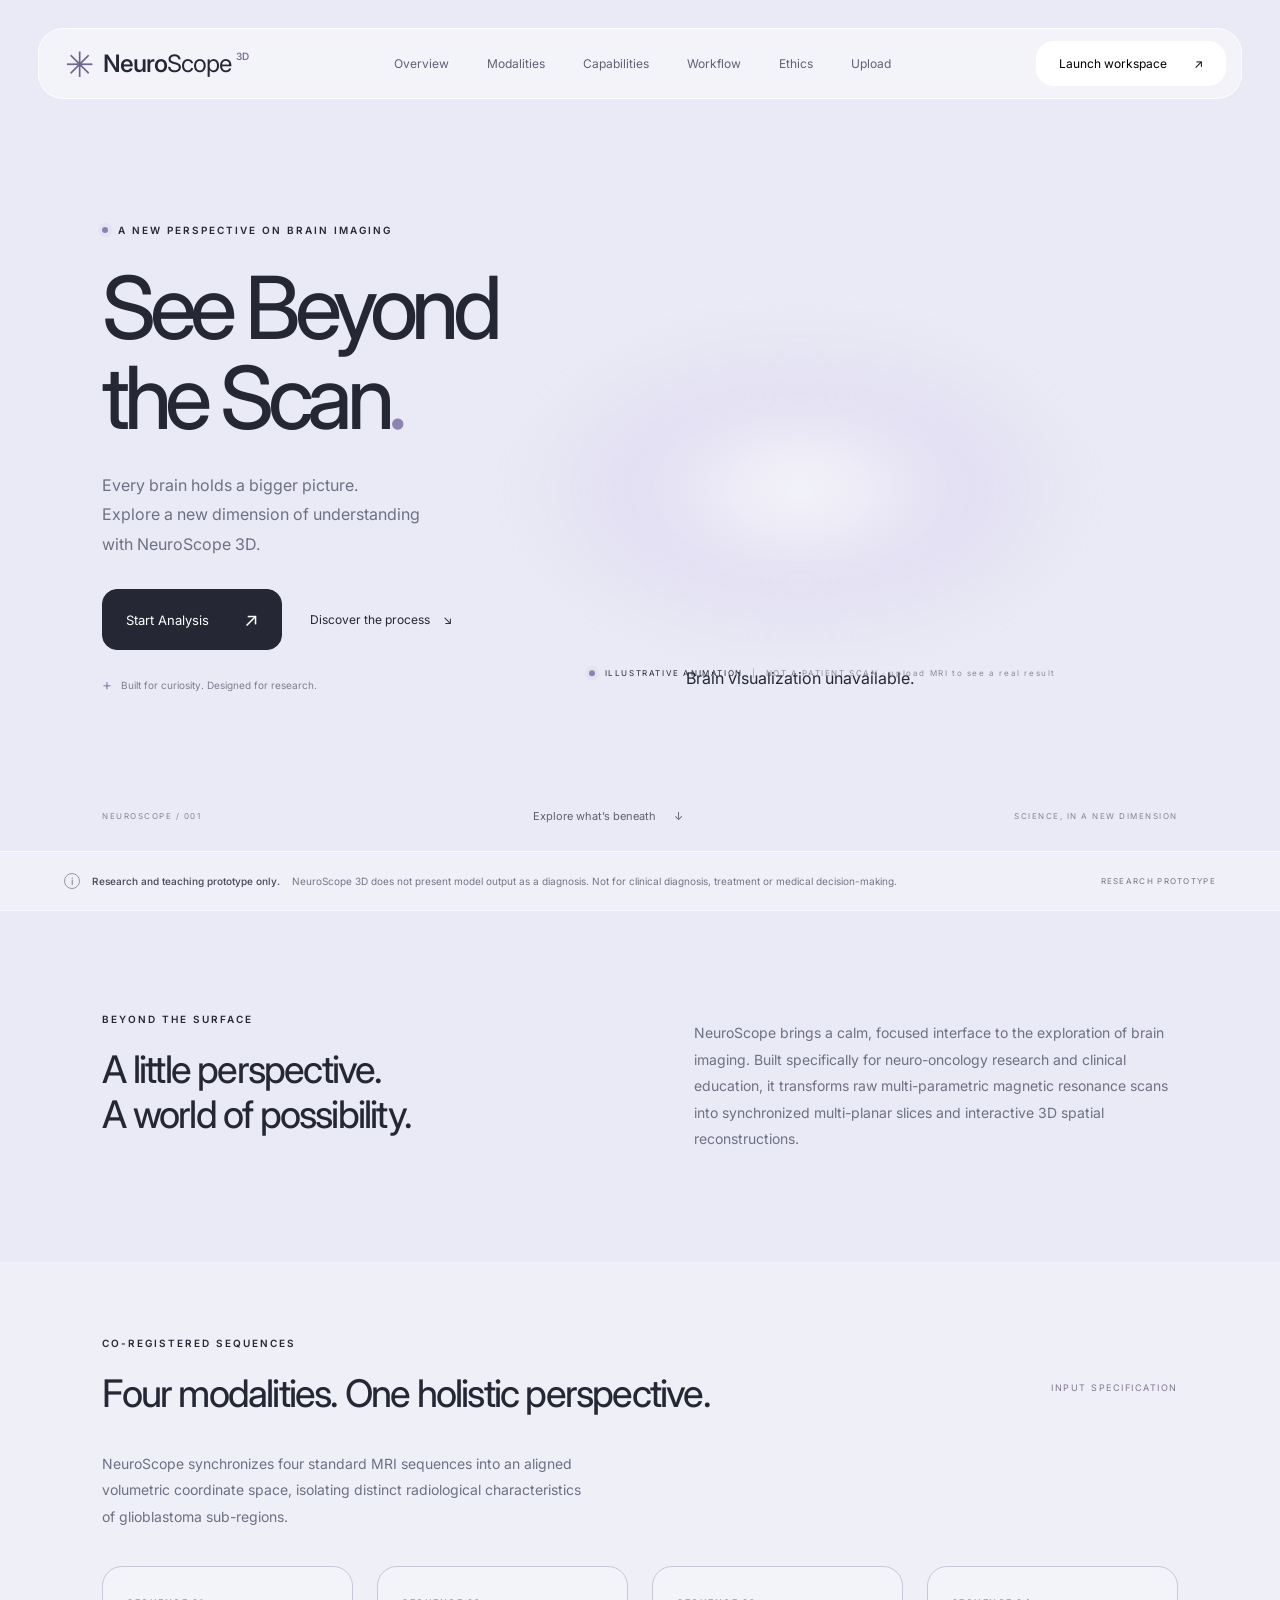
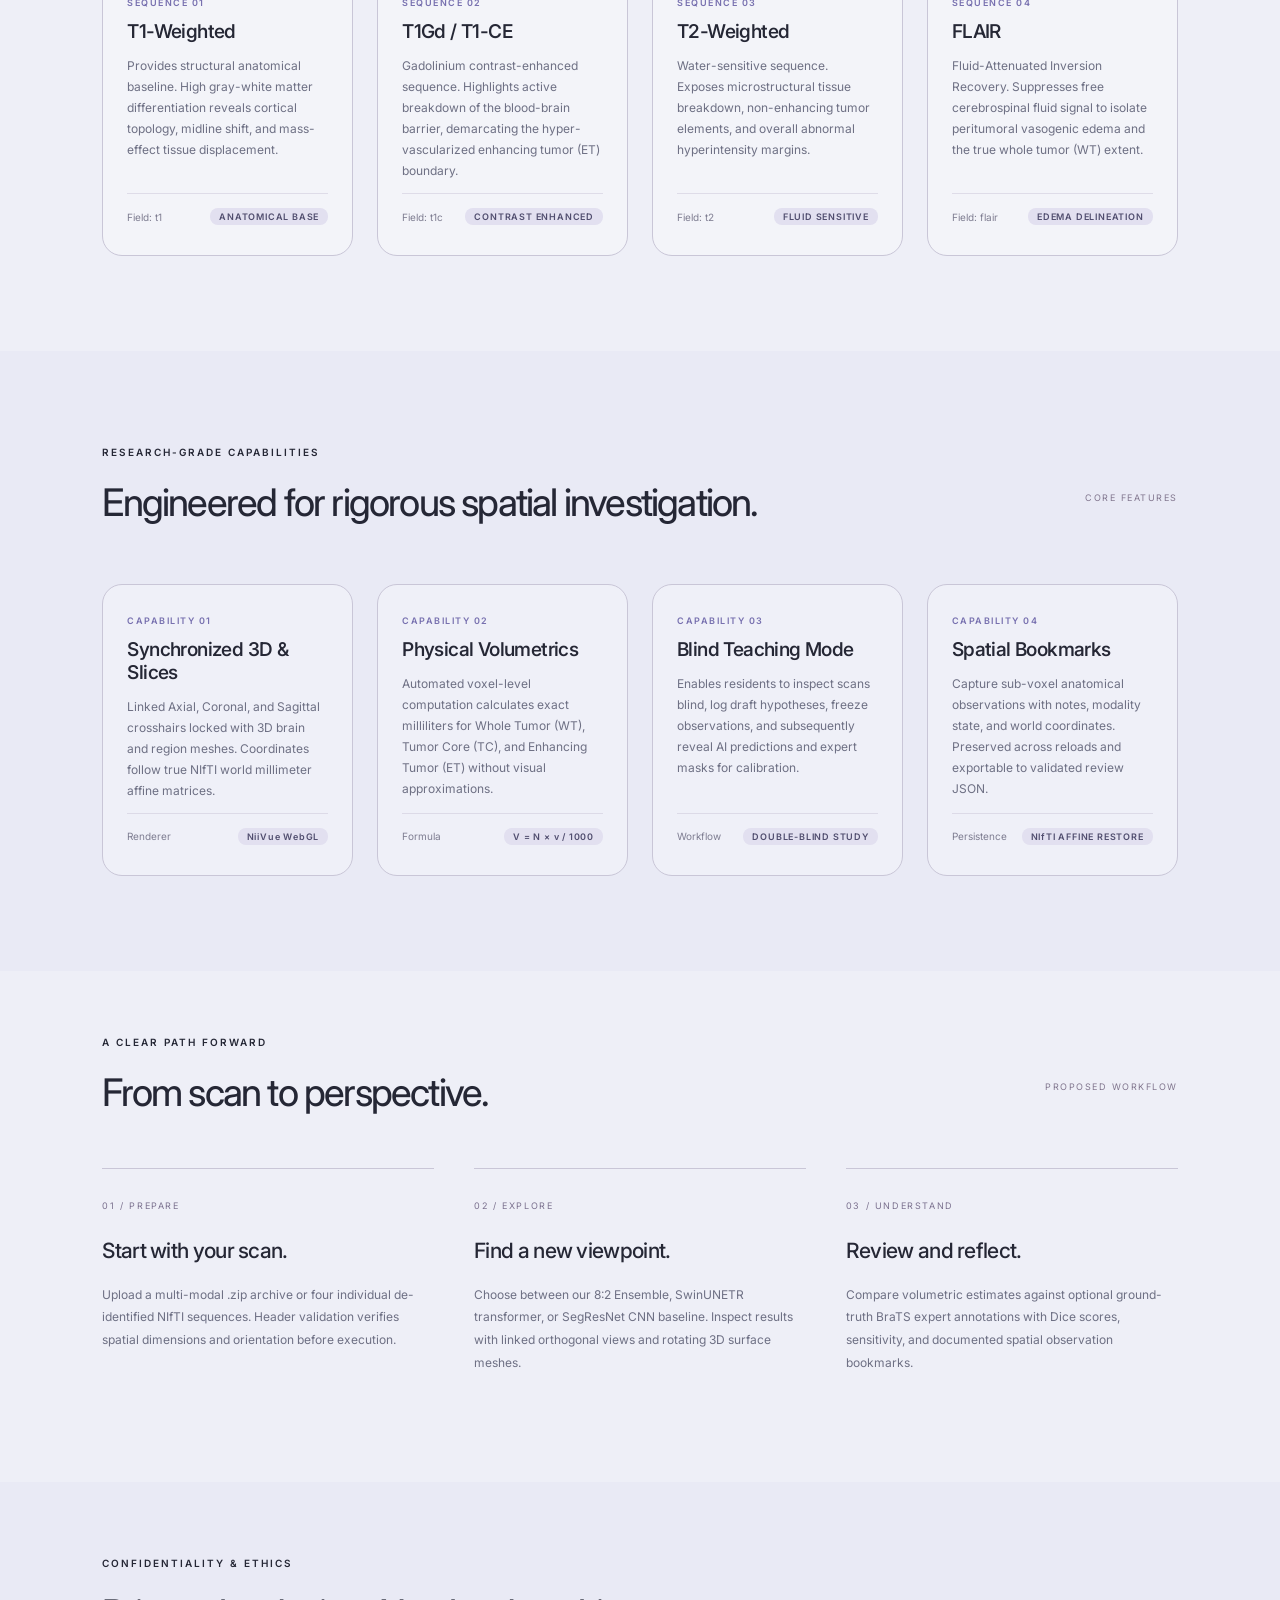
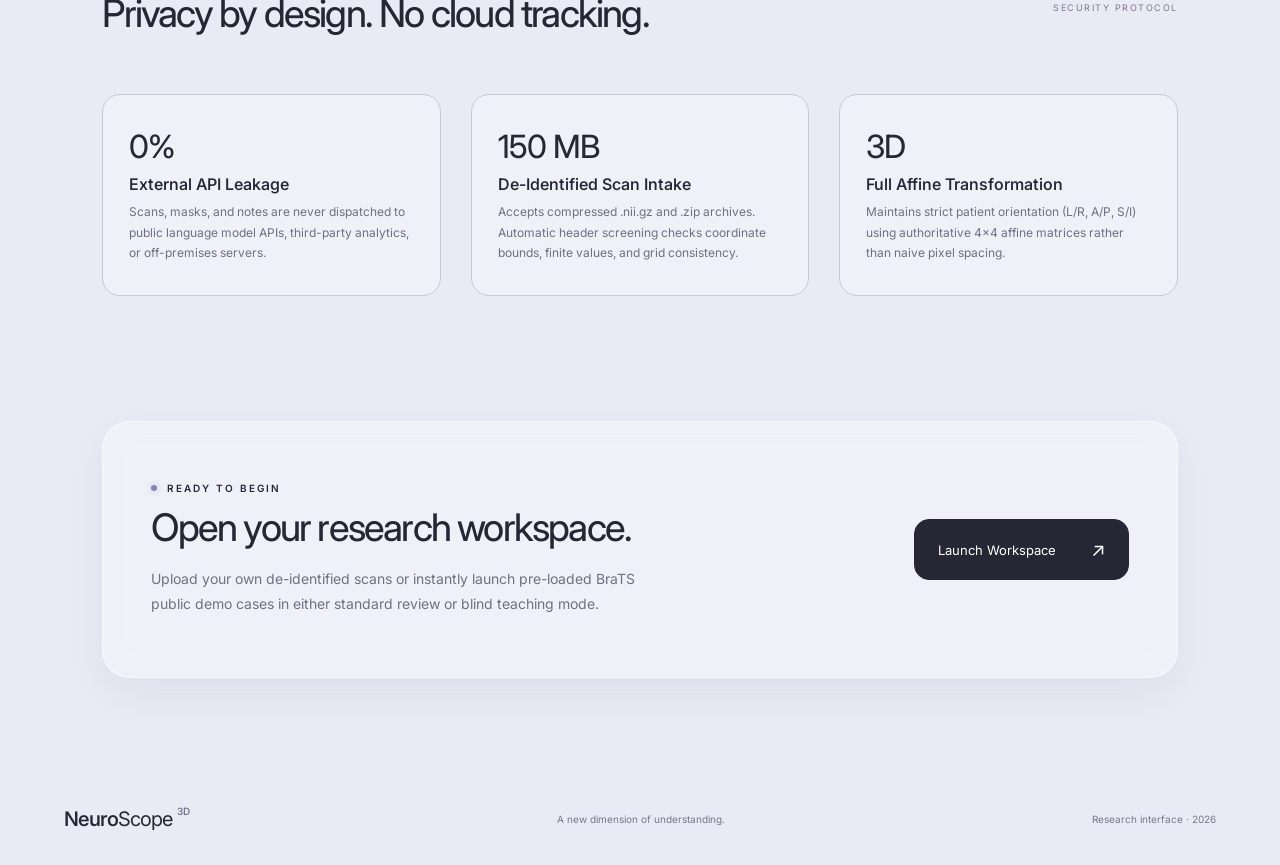
<file: neuroscope/index.html>
<!doctype html>
<html lang="en">
<head><meta charset="utf-8"><meta name="viewport" content="width=device-width,initial-scale=1"><meta name="theme-color" content="#e9eaf5"><meta name="description" content="NeuroScope 3D — a new perspective on brain imaging. Research interface prototype."><title>NeuroScope 3D — See Beyond the Scan.</title><link rel="stylesheet" href="styles.css"></head>
<body>
<a class="skip" href="#main">Skip to content</a>
<header class="navbar"><a class="brand" href="#" aria-label="NeuroScope 3D home"><span class="brand-icon">✳</span>Neuro<span>Scope</span><sup>3D</sup></a><button class="menu" aria-expanded="false" aria-controls="navigation">Menu <span>☰</span></button><nav id="navigation" aria-label="Main navigation"><a href="#about">Overview</a><a href="#modalities">Modalities</a><a href="#capabilities">Capabilities</a><a href="#workflow">Workflow</a><a href="#standards">Ethics</a><a href="upload.html">Upload</a></nav><button class="nav-cta" data-start>Launch workspace <span>↗</span></button></header>
<main id="main">
<section class="hero" aria-labelledby="hero-title">
<div class="hero-copy"><div class="eyebrow"><span class="dot"></span> A NEW PERSPECTIVE ON BRAIN IMAGING</div><h1 id="hero-title">See Beyond<br>the Scan<span class="period">.</span></h1><p>Every brain holds a bigger picture.<br>Explore a new dimension of understanding<br class="desktop"> with NeuroScope 3D.</p><div class="actions"><button class="primary" data-start>Start Analysis <span>↗</span></button><a class="text-link" href="#workflow">Discover the process <span>↘</span></a></div><div class="hero-note"><span class="mini-cross">+</span> Built for curiosity. Designed for research.</div></div>
<div class="brain-stage"><div class="halo"></div><video id="brain" autoplay muted playsinline preload="metadata" data-loop-src="assets/nerves_only.mp4" aria-label="Illustrative brain animation, not a patient scan"><source src="assets/neuroport-brain.mp4" type="video/mp4"></video><div class="visual-label"><span class="dot"></span> ILLUSTRATIVE ANIMATION <span class="label-muted">NOT A PATIENT SCAN · upload MRI to see a real result</span></div><button id="motion" class="motion" aria-label="Pause brain animation">Ⅱ</button><p id="video-error" hidden>Brain visualization unavailable.</p></div>
<div class="hero-bottom"><span>NEUROSCOPE / 001</span><a href="#about">Explore what’s beneath <span>↓</span></a><span>SCIENCE, IN A NEW DIMENSION</span></div>
</section>
<aside class="disclaimer" id="research"><span class="info">i</span><strong>Research and teaching prototype only.</strong><span>NeuroScope 3D does not present model output as a diagnosis. Not for clinical diagnosis, treatment or medical decision-making.</span><span class="research-tag">RESEARCH PROTOTYPE</span></aside>

<section class="about section" id="about">
<div><div class="eyebrow">BEYOND THE SURFACE</div><h2>A little perspective.<br>A world of possibility.</h2></div>
<p>NeuroScope brings a calm, focused interface to the exploration of brain imaging. Built specifically for neuro-oncology research and clinical education, it transforms raw multi-parametric magnetic resonance scans into synchronized multi-planar slices and interactive 3D spatial reconstructions.</p>
</section>

<!-- Modalities Matrix -->
<section class="section" id="modalities" style="background:#ffffff38;padding-top:75px">
<div class="section-heading">
<div><div class="eyebrow">CO-REGISTERED SEQUENCES</div><h2>Four modalities. One holistic perspective.</h2></div>
<span class="prototype-label">INPUT SPECIFICATION</span>
</div>
<p style="margin-top:12px">NeuroScope synchronizes four standard MRI sequences into an aligned volumetric coordinate space, isolating distinct radiological characteristics of glioblastoma sub-regions.</p>
<div class="grid-4">
<article class="feature-card">
<span class="card-tag">SEQUENCE 01</span>
<h3>T1-Weighted</h3>
<p>Provides structural anatomical baseline. High gray-white matter differentiation reveals cortical topology, midline shift, and mass-effect tissue displacement.</p>
<div class="feature-meta"><span>Field: t1</span><span class="badge-subtle">ANATOMICAL BASE</span></div>
</article>
<article class="feature-card">
<span class="card-tag">SEQUENCE 02</span>
<h3>T1Gd / T1-CE</h3>
<p>Gadolinium contrast-enhanced sequence. Highlights active breakdown of the blood-brain barrier, demarcating the hyper-vascularized enhancing tumor (ET) boundary.</p>
<div class="feature-meta"><span>Field: t1c</span><span class="badge-subtle">CONTRAST ENHANCED</span></div>
</article>
<article class="feature-card">
<span class="card-tag">SEQUENCE 03</span>
<h3>T2-Weighted</h3>
<p>Water-sensitive sequence. Exposes microstructural tissue breakdown, non-enhancing tumor elements, and overall abnormal hyperintensity margins.</p>
<div class="feature-meta"><span>Field: t2</span><span class="badge-subtle">FLUID SENSITIVE</span></div>
</article>
<article class="feature-card">
<span class="card-tag">SEQUENCE 04</span>
<h3>FLAIR</h3>
<p>Fluid-Attenuated Inversion Recovery. Suppresses free cerebrospinal fluid signal to isolate peritumoral vasogenic edema and the true whole tumor (WT) extent.</p>
<div class="feature-meta"><span>Field: flair</span><span class="badge-subtle">EDEMA DELINEATION</span></div>
</article>
</div>
</section>

<!-- Core Capabilities -->
<section class="section" id="capabilities">
<div class="section-heading">
<div><div class="eyebrow">RESEARCH-GRADE CAPABILITIES</div><h2>Engineered for rigorous spatial investigation.</h2></div>
<span class="prototype-label">CORE FEATURES</span>
</div>
<div class="grid-4">
<article class="feature-card">
<span class="card-tag">CAPABILITY 01</span>
<h3>Synchronized 3D & Slices</h3>
<p>Linked Axial, Coronal, and Sagittal crosshairs locked with 3D brain and region meshes. Coordinates follow true NIfTI world millimeter affine matrices.</p>
<div class="feature-meta"><span>Renderer</span><span class="badge-subtle">NiiVue WebGL</span></div>
</article>
<article class="feature-card">
<span class="card-tag">CAPABILITY 02</span>
<h3>Physical Volumetrics</h3>
<p>Automated voxel-level computation calculates exact milliliters for Whole Tumor (WT), Tumor Core (TC), and Enhancing Tumor (ET) without visual approximations.</p>
<div class="feature-meta"><span>Formula</span><span class="badge-subtle">V = N × v / 1000</span></div>
</article>
<article class="feature-card">
<span class="card-tag">CAPABILITY 03</span>
<h3>Blind Teaching Mode</h3>
<p>Enables residents to inspect scans blind, log draft hypotheses, freeze observations, and subsequently reveal AI predictions and expert masks for calibration.</p>
<div class="feature-meta"><span>Workflow</span><span class="badge-subtle">DOUBLE-BLIND STUDY</span></div>
</article>
<article class="feature-card">
<span class="card-tag">CAPABILITY 04</span>
<h3>Spatial Bookmarks</h3>
<p>Capture sub-voxel anatomical observations with notes, modality state, and world coordinates. Preserved across reloads and exportable to validated review JSON.</p>
<div class="feature-meta"><span>Persistence</span><span class="badge-subtle">NIfTI AFFINE RESTORE</span></div>
</article>
</div>
</section>

<!-- Existing Workflow Section -->
<section class="section workflow" id="workflow"><div class="section-heading"><div><div class="eyebrow">A CLEAR PATH FORWARD</div><h2>From scan to perspective.</h2></div><span class="prototype-label">PROPOSED WORKFLOW</span></div><div class="steps"><article><span>01 / PREPARE</span><h3>Start with your scan.</h3><p>Upload a multi-modal .zip archive or four individual de-identified NIfTI sequences. Header validation verifies spatial dimensions and orientation before execution.</p></article><article><span>02 / EXPLORE</span><h3>Find a new viewpoint.</h3><p>Choose between our 8:2 Ensemble, SwinUNETR transformer, or SegResNet CNN baseline. Inspect results with linked orthogonal views and rotating 3D surface meshes.</p></article><article><span>03 / UNDERSTAND</span><h3>Review and reflect.</h3><p>Compare volumetric estimates against optional ground-truth BraTS expert annotations with Dice scores, sensitivity, and documented spatial observation bookmarks.</p></article></div></section>

<!-- Research Standards & Ethics -->
<section class="section" id="standards" style="padding-top:75px">
<div class="section-heading">
<div><div class="eyebrow">CONFIDENTIALITY & ETHICS</div><h2>Privacy by design. No cloud tracking.</h2></div>
<span class="prototype-label">SECURITY PROTOCOL</span>
</div>
<div class="specs-grid">
<div class="spec-item">
<span class="spec-num">0%</span>
<h3>External API Leakage</h3>
<p>Scans, masks, and notes are never dispatched to public language model APIs, third-party analytics, or off-premises servers.</p>
</div>
<div class="spec-item">
<span class="spec-num">150 MB</span>
<h3>De-Identified Scan Intake</h3>
<p>Accepts compressed .nii.gz and .zip archives. Automatic header screening checks coordinate bounds, finite values, and grid consistency.</p>
</div>
<div class="spec-item">
<span class="spec-num">3D</span>
<h3>Full Affine Transformation</h3>
<p>Maintains strict patient orientation (L/R, A/P, S/I) using authoritative 4×4 affine matrices rather than naive pixel spacing.</p>
</div>
</div>
</section>

<!-- Call to Action Banner -->
<section class="section" style="padding-top:30px">
<div class="cta-box">
<div>
<div class="eyebrow"><span class="dot"></span> READY TO BEGIN</div>
<h2>Open your research workspace.</h2>
<p>Upload your own de-identified scans or instantly launch pre-loaded BraTS public demo cases in either standard review or blind teaching mode.</p>
</div>
<div style="display:flex;gap:18px;flex-wrap:wrap">
<a class="primary" href="upload.html">Launch Workspace <span>↗</span></a>
</div>
</div>
</section>
</main><footer><a class="brand" href="#">Neuro<span>Scope</span><sup>3D</sup></a><span>A new dimension of understanding.</span><span>Research interface · 2026</span></footer>
<dialog id="workspace" aria-labelledby="dialog-title"><button class="close" aria-label="Close workspace">×</button><div class="eyebrow">RESEARCH WORKSPACE / PREVIEW</div><h2 id="dialog-title">Begin with a new perspective.</h2><p>This is an interface demo. Files stay on your device. No scan analysis or medical results are generated.</p><label class="file-zone" for="scan"><span class="upload-icon">↑</span><strong>Choose a research scan</strong><span>NIfTI (.nii, .nii.gz) or DICOM (.dcm)</span><input id="scan" type="file" accept=".nii,.gz,.dcm"></label><p id="file-status" role="status">Use de-identified research data only.</p><button class="primary done">Back to exploring <span>↗</span></button></dialog>
<script src="app.js"></script></body></html>
</file>
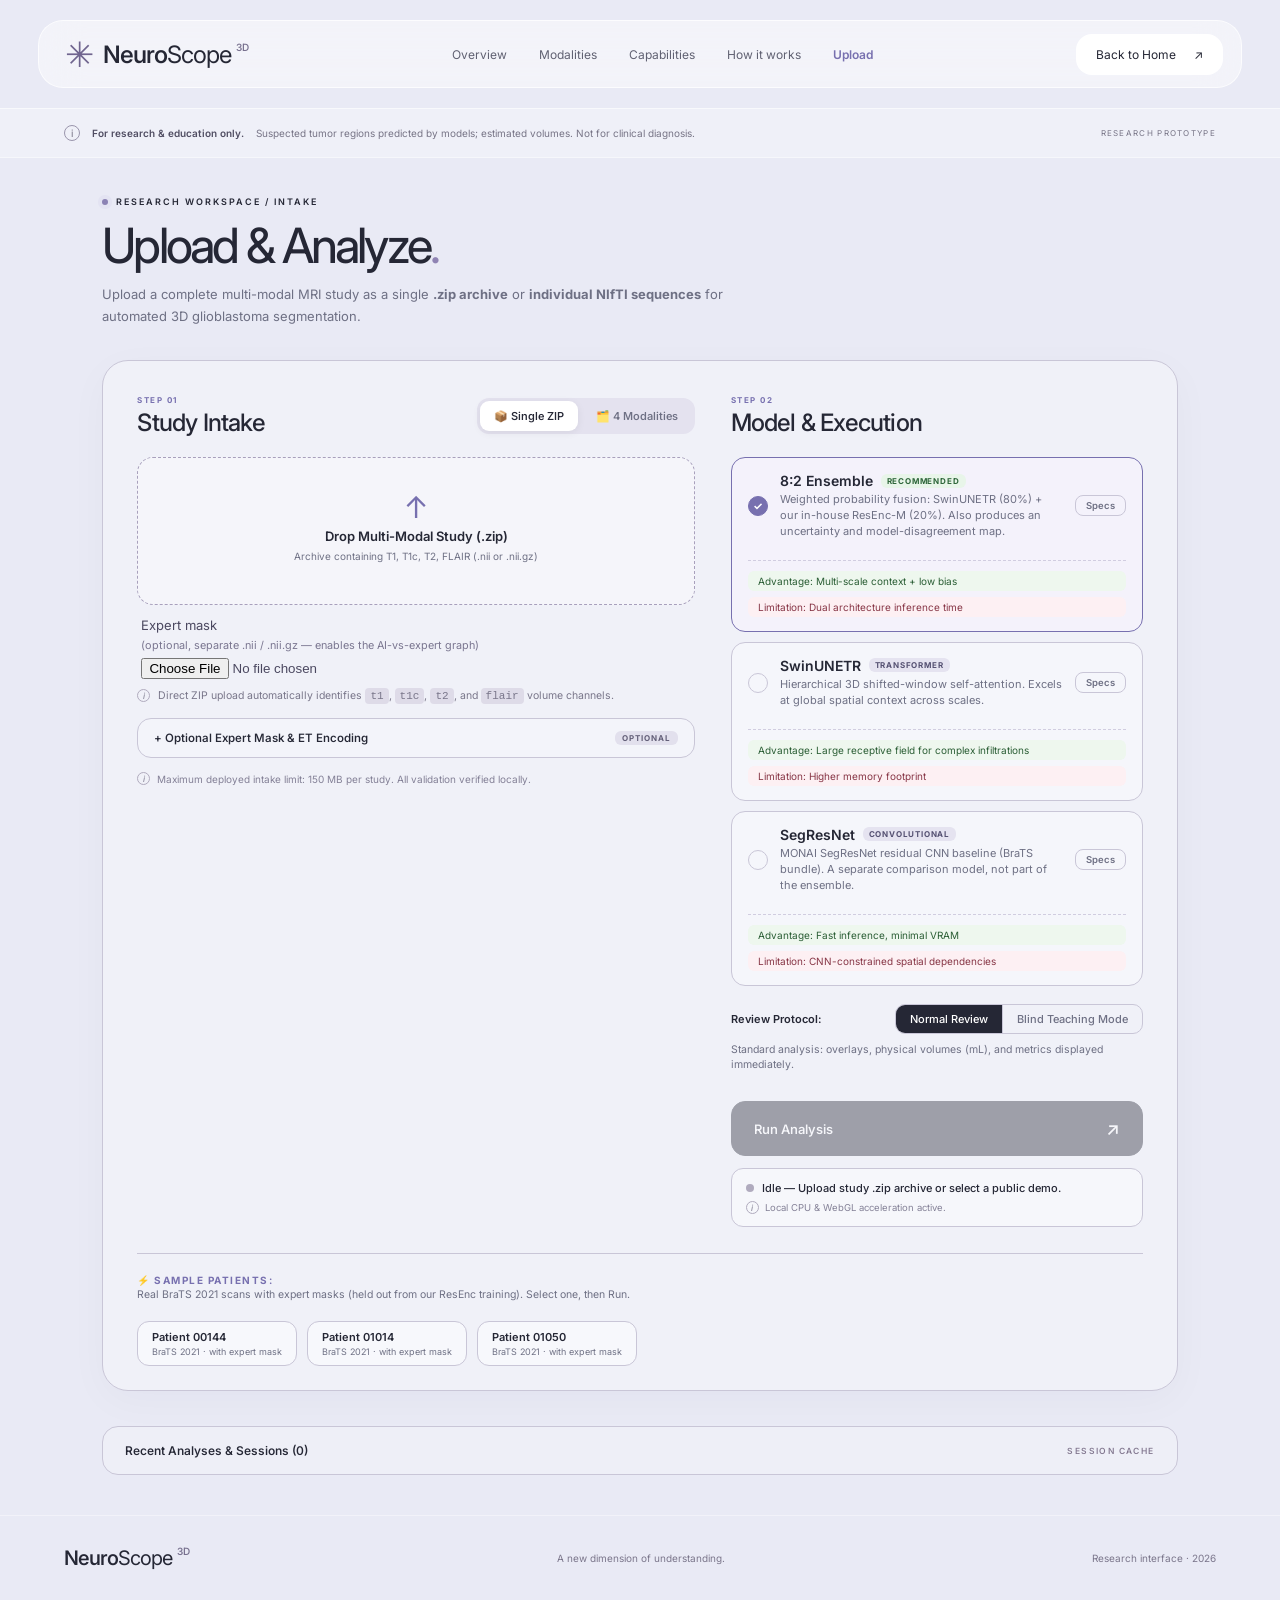
<file: neuroscope/upload.html>
<!doctype html>
<html lang="en">
<head>
<meta charset="utf-8">
<meta name="viewport" content="width=device-width,initial-scale=1">
<meta name="theme-color" content="#e9eaf5">
<meta name="description" content="NeuroScope 3D — Compact upload and analysis workspace for MRI research scans.">
<title>NeuroScope 3D — Upload &amp; Analyze</title>
<link rel="stylesheet" href="upload.css">
</head>
<body>
<a class="skip" href="#main">Skip to content</a>

<header class="navbar">
  <a class="brand" href="index.html" aria-label="NeuroScope 3D home">
    <span class="brand-icon">✳</span>Neuro<span>Scope</span><sup>3D</sup>
  </a>
  <button class="menu" aria-expanded="false" aria-controls="navigation">Menu <span>☰</span></button>
  <nav id="navigation" aria-label="Main navigation">
    <a href="index.html#about">Overview</a>
    <a href="index.html#modalities">Modalities</a>
    <a href="index.html#capabilities">Capabilities</a>
    <a href="index.html#workflow">How it works</a>
    <a href="upload.html" class="nav-active" aria-current="page">Upload</a>
  </nav>
  <a class="nav-cta" href="index.html">Back to Home <span>↗</span></a>
</header>

<main id="main">
  <!-- Disclaimer -->
  <aside class="disclaimer">
    <span class="info">i</span>
    <strong>For research &amp; education only.</strong>
    <span>Suspected tumor regions predicted by models; estimated volumes. Not for clinical diagnosis.</span>
    <span class="research-tag">RESEARCH PROTOTYPE</span>
  </aside>

  <!-- Page Header (Compact) -->
  <section class="page-header" aria-labelledby="page-title">
    <div class="eyebrow"><span class="dot"></span> RESEARCH WORKSPACE / INTAKE</div>
    <h1 id="page-title">Upload &amp; Analyze<span class="period">.</span></h1>
    <p>Upload a complete multi-modal MRI study as a single <strong>.zip archive</strong> or <strong>individual NIfTI sequences</strong> for automated 3D glioblastoma segmentation.</p>
  </section>

  <!-- Unified Studio Workspace -->
  <section class="studio-section" aria-label="Study analysis workspace">
    <div class="studio-card">
      <div class="studio-grid">
        
        <!-- Left Column: Study Intake -->
        <div class="studio-panel intake-panel">
          <div class="panel-header">
            <div>
              <span class="panel-badge">STEP 01</span>
              <h2>Study Intake</h2>
            </div>
            
            <!-- Intake Mode Tabs -->
            <div class="intake-tabs" role="tablist" aria-label="Upload format">
              <button class="tab-btn active" role="tab" id="tab-btn-zip" aria-selected="true" aria-controls="pane-zip" type="button">
                📦 Single ZIP
              </button>
              <button class="tab-btn" role="tab" id="tab-btn-individual" aria-selected="false" aria-controls="pane-individual" type="button">
                🗂️ 4 Modalities
              </button>
            </div>
          </div>

          <!-- TAB 1: Direct ZIP Archive (NEW) -->
          <div class="tab-pane active" id="pane-zip" role="tabpanel" aria-labelledby="tab-btn-zip">
            <div class="upload-zone zip-zone" id="zone-zip">
              <label class="zone-label" for="file-zip">
                <span class="upload-icon" aria-hidden="true">↑</span>
                <strong>Drop Multi-Modal Study (.zip)</strong>
                <span class="zone-hint">Archive containing T1, T1c, T2, FLAIR (.nii or .nii.gz)</span>
                <input id="file-zip" type="file" accept=".zip" aria-label="Upload multi-modal MRI study zip archive">
              </label>
              <div class="zone-status" id="status-zip" role="status" aria-live="polite"></div>
              <button class="zone-remove" id="remove-zip" type="button" hidden aria-label="Remove zip archive">✕ Remove ZIP</button>
            </div>
            <label class="zip-expert-file">Expert mask <small>(optional, separate .nii / .nii.gz — enables the AI-vs-expert graph)</small>
              <input type="file" id="zip-expert" accept=".nii,.gz,.nii.gz">
            </label>
            <div class="zip-help">
              <span class="info-sm">i</span>
              <span>Direct ZIP upload automatically identifies <code>t1</code>, <code>t1c</code>, <code>t2</code>, and <code>flair</code> volume channels.</span>
            </div>
          </div>

          <!-- TAB 2: Individual 4 Modalities -->
          <div class="tab-pane" id="pane-individual" role="tabpanel" aria-labelledby="tab-btn-individual" hidden>
            <div class="compact-grid" role="group" aria-label="Four individual MRI modality inputs">
              <!-- T1 -->
              <div class="upload-zone compact-zone" data-field="t1">
                <label class="zone-label" for="file-t1">
                  <span class="upload-icon-sm" aria-hidden="true">↑</span>
                  <div class="zone-text">
                    <strong>T1 Native</strong>
                    <span class="zone-hint">.nii / .nii.gz</span>
                  </div>
                  <input id="file-t1" type="file" accept=".nii,.gz" aria-label="Upload T1 scan">
                </label>
                <div class="zone-status" role="status" aria-live="polite"></div>
                <button class="zone-remove" type="button" hidden aria-label="Remove T1 file">✕</button>
              </div>

              <!-- T1Gd / T1-CE -->
              <div class="upload-zone compact-zone" data-field="t1c">
                <label class="zone-label" for="file-t1c">
                  <span class="upload-icon-sm" aria-hidden="true">↑</span>
                  <div class="zone-text">
                    <strong>T1Gd / T1-CE</strong>
                    <span class="zone-hint">.nii / .nii.gz</span>
                  </div>
                  <input id="file-t1c" type="file" accept=".nii,.gz" aria-label="Upload T1Gd scan">
                </label>
                <div class="zone-status" role="status" aria-live="polite"></div>
                <button class="zone-remove" type="button" hidden aria-label="Remove T1Gd file">✕</button>
              </div>

              <!-- T2 -->
              <div class="upload-zone compact-zone" data-field="t2">
                <label class="zone-label" for="file-t2">
                  <span class="upload-icon-sm" aria-hidden="true">↑</span>
                  <div class="zone-text">
                    <strong>T2 Weighted</strong>
                    <span class="zone-hint">.nii / .nii.gz</span>
                  </div>
                  <input id="file-t2" type="file" accept=".nii,.gz" aria-label="Upload T2 scan">
                </label>
                <div class="zone-status" role="status" aria-live="polite"></div>
                <button class="zone-remove" type="button" hidden aria-label="Remove T2 file">✕</button>
              </div>

              <!-- FLAIR -->
              <div class="upload-zone compact-zone" data-field="flair">
                <label class="zone-label" for="file-flair">
                  <span class="upload-icon-sm" aria-hidden="true">↑</span>
                  <div class="zone-text">
                    <strong>FLAIR Edema</strong>
                    <span class="zone-hint">.nii / .nii.gz</span>
                  </div>
                  <input id="file-flair" type="file" accept=".nii,.gz" aria-label="Upload FLAIR scan">
                </label>
                <div class="zone-status" role="status" aria-live="polite"></div>
                <button class="zone-remove" type="button" hidden aria-label="Remove FLAIR file">✕</button>
              </div>
            </div>
          </div>

          <!-- Collapsible Expert Mask Row -->
          <details class="expert-accordion">
            <summary class="accordion-summary">
              <span>+ Optional Expert Mask &amp; ET Encoding</span>
              <span class="badge-optional">OPTIONAL</span>
            </summary>
            <div class="expert-accordion-content">
              <div class="upload-zone compact-zone expert-zone" data-field="expert">
                <label class="zone-label" for="file-expert">
                  <span class="upload-icon-sm" aria-hidden="true">↑</span>
                  <div class="zone-text">
                    <strong>Ground-Truth Expert NIfTI Mask</strong>
                    <span class="zone-hint">BraTS labels: 1 NCR, 2 ED, 4 ET</span>
                  </div>
                  <input id="file-expert" type="file" accept=".nii,.gz" aria-label="Upload expert segmentation mask">
                </label>
                <div class="zone-status" role="status" aria-live="polite"></div>
                <button class="zone-remove" type="button" hidden aria-label="Remove expert mask">✕</button>
              </div>

              <fieldset class="et-encoding-compact">
                <legend>Enhancing Tumor (ET) Encoding:</legend>
                <label class="radio-label">
                  <input type="radio" name="et-encoding" value="default" checked>
                  <span class="radio-check"></span>
                  BraTS 2021 default (1, 2, 4)
                </label>
                <label class="radio-label">
                  <input type="radio" name="et-encoding" value="custom">
                  <span class="radio-check"></span>
                  Custom ET label:
                  <input type="number" class="et-custom-input" id="et-custom-value" min="3" max="4" value="3" aria-label="Custom ET label value" disabled>
                </label>
              </fieldset>
            </div>
          </details>

          <div class="limit-disclaimer">
            <span class="info-sm">i</span>
            <span>Maximum deployed intake limit: 150 MB per study. All validation verified locally.</span>
          </div>
        </div>

        <!-- Right Column: Engine & Execution -->
        <div class="studio-panel config-panel">
          <div class="panel-header">
            <div>
              <span class="panel-badge">STEP 02</span>
              <h2>Model &amp; Execution</h2>
            </div>
          </div>

          <!-- Compact Model Selector -->
          <div class="model-compact-list" role="radiogroup" aria-label="Segmentation model">
            <!-- 8:2 Ensemble -->
            <div class="model-row selected" role="radio" aria-checked="true" tabindex="0" data-model="ensemble">
              <div class="model-radio-icon">✓</div>
              <div class="model-row-info">
                <div class="model-title-line">
                  <strong>8:2 Ensemble</strong>
                  <span class="badge-rec">RECOMMENDED</span>
                </div>
                <p>Weighted probability fusion: SwinUNETR (80%) + our in-house ResEnc-M (20%). Also produces an uncertainty and model-disagreement map.</p>
              </div>
              <button class="specs-toggle" type="button" aria-expanded="false" title="Toggle technical details">Specs</button>
              <div class="model-drawer" hidden>
                <div class="drawer-pill adv">Advantage: Multi-scale context + low bias</div>
                <div class="drawer-pill lim">Limitation: Dual architecture inference time</div>
              </div>
            </div>

            <!-- SwinUNETR -->
            <div class="model-row" role="radio" aria-checked="false" tabindex="-1" data-model="swinunetr">
              <div class="model-radio-icon">✓</div>
              <div class="model-row-info">
                <div class="model-title-line">
                  <strong>SwinUNETR</strong>
                  <span class="badge-subtle-sm">TRANSFORMER</span>
                </div>
                <p>Hierarchical 3D shifted-window self-attention. Excels at global spatial context across scales.</p>
              </div>
              <button class="specs-toggle" type="button" aria-expanded="false" title="Toggle technical details">Specs</button>
              <div class="model-drawer" hidden>
                <div class="drawer-pill adv">Advantage: Large receptive field for complex infiltrations</div>
                <div class="drawer-pill lim">Limitation: Higher memory footprint</div>
              </div>
            </div>

            <!-- SegResNet -->
            <div class="model-row" role="radio" aria-checked="false" tabindex="-1" data-model="segresnet">
              <div class="model-radio-icon">✓</div>
              <div class="model-row-info">
                <div class="model-title-line">
                  <strong>SegResNet</strong>
                  <span class="badge-subtle-sm">CONVOLUTIONAL</span>
                </div>
                <p>MONAI SegResNet residual CNN baseline (BraTS bundle). A separate comparison model, not part of the ensemble.</p>
              </div>
              <button class="specs-toggle" type="button" aria-expanded="false" title="Toggle technical details">Specs</button>
              <div class="model-drawer" hidden>
                <div class="drawer-pill adv">Advantage: Fast inference, minimal VRAM</div>
                <div class="drawer-pill lim">Limitation: CNN-constrained spatial dependencies</div>
              </div>
            </div>
          </div>

          <!-- Mode Selector (Normal vs Blind) -->
          <div class="mode-compact-box" hidden>
            <span class="mode-label">Review Protocol:</span>
            <div class="mode-selector" role="group" aria-label="Review Mode">
              <button class="mode-btn active" type="button" data-mode="normal" aria-pressed="true">Normal Review</button>
              <button class="mode-btn" type="button" data-mode="blind" aria-pressed="false">Blind Teaching Mode</button>
            </div>
          </div>
          <p class="mode-description-sm" id="mode-desc">Standard analysis: overlays, physical volumes (mL), and metrics displayed immediately.</p>

          <!-- Run Button & Status Area -->
          <div class="action-block">
            <button class="primary run-btn" id="run-analysis" type="button" disabled aria-disabled="true">
              Run Analysis <span>↗</span>
            </button>

            <div class="status-box" role="status" aria-live="polite">
              <div class="status-indicator">
                <span class="status-dot idle"></span>
                <span class="status-text">Idle — Upload study or load a demo to begin.</span>
              </div>
              <div class="device-status">
                <span class="info-sm">i</span> Local CPU &amp; WebGL acceleration active.
              </div>
            </div>
          </div>

        </div>
      </div>

      <!-- Quick Public Demo Cases Strip (Compact) -->
      <div class="quick-demos-strip">
        <div class="demos-header">
          <span class="demo-strip-label">⚡ SAMPLE PATIENTS:</span>
          <span class="demo-strip-hint">Real BraTS 2021 scans with expert masks (held out from our ResEnc training). Select one, then Run.</span>
        </div>
        <div class="demo-buttons-row">
          <button class="demo-chip" type="button" data-demo="BraTS2021_00144">
            <strong>Patient 00144</strong>
            <span>BraTS 2021 · with expert mask</span>
          </button>
          <button class="demo-chip" type="button" data-demo="BraTS2021_01014">
            <strong>Patient 01014</strong>
            <span>BraTS 2021 · with expert mask</span>
          </button>
          <button class="demo-chip" type="button" data-demo="BraTS2021_01050">
            <strong>Patient 01050</strong>
            <span>BraTS 2021 · with expert mask</span>
          </button>
        </div>
      </div>
    </div>
  </section>

  <!-- Compact History Strip -->
  <section class="section history-compact-section">
    <details class="history-accordion">
      <summary class="history-summary">
        <span>Recent Analyses &amp; Sessions (0)</span>
        <span class="prototype-label">SESSION CACHE</span>
      </summary>
      <div class="history-content">
        <p class="history-empty-text">No completed sessions in this browser session. Choose a demo or upload scans to start.</p>
      </div>
    </details>
  </section>
</main>

<footer>
  <a class="brand" href="index.html">Neuro<span>Scope</span><sup>3D</sup></a>
  <span>A new dimension of understanding.</span>
  <span>Research interface · 2026</span>
</footer>

<script src="upload.js"></script>
</body>
</html>
</file>
<file: neuroscope/styles.css>
@import url('https://fonts.googleapis.com/css2?family=Inter:wght@400;450;500;550;600;650;700&display=swap');
:root{font-family:Inter,Arial,sans-serif;color:#252735;background:#e9eaf5;font-synthesis:none;--ink:#252735;--muted:#6e7084;--purple:#7770af}*{box-sizing:border-box}html{scroll-behavior:smooth;scroll-padding-top:110px}body{margin:0}button,a,input{-webkit-tap-highlight-color:transparent}button,a{touch-action:manipulation}a{color:inherit;text-decoration:none}button{font:inherit;cursor:pointer}button:focus-visible,a:focus-visible,input:focus-visible{outline:3px solid #7465ba;outline-offset:5px}.navbar{position:relative;z-index:3;margin:28px 3%;padding:12px 15px 12px 26px;border:1px solid #ffffffb3;border-radius:25px;display:flex;align-items:center;gap:25px;background:#ffffff70;backdrop-filter:blur(20px)}.brand{display:flex;align-items:center;font-size:24px;font-weight:550;letter-spacing:-1px;white-space:nowrap}.brand>span:not(.brand-icon){font-weight:400}.brand sup{font-size:10px;letter-spacing:0;margin:-15px 0 0 5px;color:#77708e}.brand-icon{font-size:35px;margin-right:10px;font-weight:400;color:#70658f}.navbar nav{display:flex;gap:38px;margin:auto;font-size:12px;color:#606172}.navbar nav a:hover,.text-link:hover{color:#6c55b0}.nav-cta{background:#fff;border:0;padding:15px 23px;border-radius:18px;font-size:12px}.nav-cta span{margin-left:24px}.menu{display:none}.hero{min-height:650px;height:calc(100svh - 176px);max-height:950px;position:relative;display:flex;align-items:center;padding:0 8%;isolation:isolate;overflow:hidden}.hero-copy{width:53%;position:relative;z-index:2;padding-bottom:60px;pointer-events:none}.hero-copy a,.hero-copy button{pointer-events:auto}.eyebrow{font-size:10px;font-weight:600;letter-spacing:2px;display:flex;align-items:center;gap:10px}.dot{width:6px;height:6px;display:inline-block;flex-shrink:0;background:#8b82b4;border-radius:50%;box-shadow:0 0 0 4px #9386bd12}h1{font-weight:450;font-size:clamp(60px,6.8vw,112px);letter-spacing:-.075em;line-height:1.04;margin:27px 0}.period{color:#8f83b3}.hero-copy>p{font-size:16px;line-height:1.85;color:var(--muted);margin:0 0 30px}.actions{display:flex;align-items:center;gap:28px}.primary{display:inline-flex;justify-content:space-between;align-items:center;gap:35px;background:var(--ink);color:#fff;border:1px solid var(--ink);border-radius:15px;padding:18px 23px;font-size:13px;transition:transform .2s,background .2s}.primary:hover{background:#49415d;transform:translateY(-2px)}.primary span{font-size:19px}.text-link{font-size:12px}.text-link span{margin-left:10px}.hero-note{display:flex;gap:9px;align-items:center;margin-top:25px;font-size:10px;color:#7e7d91}.mini-cross{color:#8e83b1;font-size:15px}.brain-stage{position:absolute;right:-3%;top:0;width:59%;height:90%;display:grid;place-items:center;z-index:0}.halo{position:absolute;width:75%;height:75%;border-radius:50%;background:radial-gradient(ellipse,#fff9 0,#d7ccef66 42%,transparent 70%);filter:blur(25px)}video{position:relative;width:100%;height:100%;object-fit:contain;mix-blend-mode:multiply;mask-image:radial-gradient(ellipse,black 45%,#000e 62%,transparent 76%)}.visual-label{position:absolute;bottom:6%;left:22%;display:flex;align-items:center;gap:10px;font-size:8px;letter-spacing:1.6px}.label-muted{color:#8a879d;border-left:1px solid #bcb8cd;padding-left:12px}.motion{position:absolute;right:12%;bottom:5%;border:1px solid #bdb9cf;border-radius:50%;width:31px;height:31px;background:#ffffff45;color:#656175}.hero-bottom{position:absolute;bottom:28px;left:8%;right:8%;display:flex;align-items:center;justify-content:space-between;font-size:8px;letter-spacing:1.5px;color:#858397}.hero-bottom a{letter-spacing:0;font-size:11px;color:#626071}.hero-bottom a span{margin-left:15px}.disclaimer{display:flex;justify-content:center;align-items:center;gap:12px;background:#ffffff48;border-top:1px solid #fff9;border-bottom:1px solid #ffffff70;padding:21px 5%;font-size:10px;color:#777486}.disclaimer strong{font-weight:550;color:#504d62}.info{border:1px solid #9a95ac;width:16px;height:16px;border-radius:50%;display:grid;place-items:center;font-size:10px}.research-tag{font-size:8px;letter-spacing:1.3px;margin-left:auto}.section{padding:95px 8%;scroll-margin-top:15px}.about{display:grid;grid-template-columns:1fr 1fr;gap:10%;align-items:center}.section h2{font-size:38px;font-weight:450;line-height:1.2;letter-spacing:-1.8px;margin:22px 0}.section p{font-size:14px;line-height:1.9;color:var(--muted);max-width:490px}.workflow{background:#ffffff38;padding-top:65px}.section-heading{display:flex;align-items:center;justify-content:space-between}.prototype-label{font-size:9px;letter-spacing:1.5px;color:#81768e}.steps{display:grid;grid-template-columns:repeat(3,1fr);gap:40px;margin-top:30px}.steps article{border-top:1px solid #c9c6d7;padding-top:24px}.steps article>span{font-size:9px;letter-spacing:1.6px;color:#7b718f}.steps h3{font-weight:500;font-size:21px;letter-spacing:-.7px;margin-top:25px}.steps p{font-size:12px}footer{padding:34px 5%;display:flex;align-items:center;justify-content:space-between;color:#7b768b;font-size:10px}footer .brand{font-size:20px;color:var(--ink)}dialog{width:min(520px,90vw);padding:42px;border:1px solid white;border-radius:25px;background:#f0eff7;color:var(--ink);box-shadow:0 30px 120px #28203840}dialog::backdrop{background:#29233760;backdrop-filter:blur(8px)}dialog h2{font-size:34px;font-weight:450;letter-spacing:-1.5px}dialog p{font-size:13px;line-height:1.7;color:var(--muted)}.close{position:absolute;right:16px;top:12px;background:none;border:0;font-size:26px;color:var(--muted)}.file-zone{border:1px dashed #a8a0bc;border-radius:15px;padding:24px 15px;display:flex;align-items:center;flex-direction:column;gap:10px;font-size:12px;cursor:pointer;background:#ffffff50}.file-zone>span{font-size:10px;color:var(--muted)}.file-zone .upload-icon{font-size:28px}.file-zone input{max-width:100%;font-size:11px;margin-top:12px}.done{margin-top:12px}.skip{position:absolute;top:-100px;left:20px;z-index:10;background:white;padding:15px}.skip:focus{top:15px}
@media(min-width:1600px){.hero-copy{max-width:750px}}@media(max-width:1000px){.navbar nav{gap:20px}.hero{padding:0 6%;min-height:610px}.hero-copy{width:60%}h1{font-size:72px}.brain-stage{right:-15%;width:70%;opacity:.85}.actions{gap:16px}.research-tag{display:none}.hero-bottom{left:6%;right:6%}.visual-label{left:30%}.label-muted{display:none}}
@media(max-width:700px){.navbar{margin:16px 5%;padding:10px 17px;border-radius:20px;flex-wrap:wrap;gap:0}.brand{font-size:21px}.brand-icon{font-size:28px}.nav-cta{display:none}.menu{display:flex;gap:14px;margin-left:auto;background:none;border:0;font-size:12px;padding:10px 0}.navbar nav{display:none;width:100%;padding:23px 0 10px;justify-content:space-between}.navbar nav.open{display:flex}.hero{height:auto;min-height:870px;padding:35px 7% 380px;align-items:flex-start}.hero-copy{width:100%;padding:0}.eyebrow{font-size:8px;letter-spacing:1.5px}h1{font-size:clamp(56px,12vw,82px);margin:24px 0}.hero-copy>p{font-size:14px;line-height:1.8}.primary{padding:15px 20px;font-size:12px}.text-link{font-size:11px}.hero-note{font-size:9px;margin-top:19px}.brain-stage{top:auto;bottom:65px;right:-5%;width:110%;height:365px;opacity:1}.visual-label{bottom:0;left:26%}.motion{bottom:-5px;right:15%}.hero-bottom{bottom:20px}.hero-bottom>span:last-child{display:none}.hero-bottom>span{font-size:7px}.disclaimer{padding:19px 7%;flex-wrap:wrap;justify-content:flex-start;gap:8px;font-size:9px}.disclaimer>span:not(.info):not(.research-tag){width:100%;padding-left:24px;line-height:1.7}.section{padding:60px 7%}.about{grid-template-columns:1fr;gap:5px}.section h2{font-size:32px}.section-heading{display:block}.steps{grid-template-columns:1fr;gap:20px}.steps h3{margin:17px 0 8px}.steps p{margin-bottom:5px}footer{padding:30px 7%;flex-wrap:wrap;gap:22px}footer>span:last-child{width:100%}dialog{padding:35px 25px}dialog h2{font-size:30px}}
@media(prefers-reduced-motion:reduce){html{scroll-behavior:auto}*{transition:none!important}}

/* The hero animation is 16:9; keep its display box aligned with the source frame. */
.brain-stage { right: 8%; top: 50%; max-width: 1120px; height: auto; aspect-ratio: 16 / 9; transform: translateY(-50%); }

@media (min-width: 701px) and (max-width: 1000px) { .brain-stage { right: 0; } }

@media (max-width: 700px) {
  .hero { padding-bottom: 420px; }
  .brain-stage { right: -5%; top: auto; bottom: 65px; height: auto; aspect-ratio: 16 / 9; transform: none; }
}
/* ─── Homepage Expanded Content ─── */
.grid-4{display:grid;grid-template-columns:repeat(4,1fr);gap:24px;margin-top:36px}
.feature-card{background:#ffffff45;border:1px solid #c9c6d7;border-radius:20px;padding:30px 24px;display:flex;flex-direction:column;gap:12px;transition:transform .2s,border-color .2s,background .2s}
.feature-card:hover{transform:translateY(-3px);border-color:#9386bd;background:#ffffff70}
.card-tag{font-size:9px;letter-spacing:1.5px;font-weight:600;color:var(--purple);display:inline-block}
.feature-card h3{font-size:19px;font-weight:550;letter-spacing:-.6px;margin:0;color:var(--ink)}
.feature-card p{font-size:12px;line-height:1.75;color:var(--muted);margin:0}
.feature-meta{margin-top:auto;padding-top:14px;border-top:1px solid #c9c6d780;display:flex;align-items:center;justify-content:space-between;font-size:10px;color:#7e7d91}
.badge-subtle{background:#e2e0f0;color:#504d6e;padding:3px 9px;border-radius:8px;font-size:9px;font-weight:600;letter-spacing:.8px}
.cta-box{background:#ffffff55;border:1px solid #ffffffa0;border-radius:28px;padding:60px 48px;display:flex;align-items:center;justify-content:space-between;gap:40px;backdrop-filter:blur(15px);box-shadow:0 15px 45px #3628520d}
.cta-box h2{font-size:38px;font-weight:450;letter-spacing:-1.8px;line-height:1.15;margin:12px 0 16px}
.cta-box p{font-size:14px;line-height:1.8;color:var(--muted);max-width:520px;margin:0}
.specs-grid{display:grid;grid-template-columns:repeat(3,1fr);gap:30px;margin-top:36px}
.spec-item{background:#ffffff40;border:1px solid #c9c6d7;border-radius:18px;padding:32px 26px}
.spec-num{font-size:32px;font-weight:450;letter-spacing:-1px;color:var(--ink);display:block;margin-bottom:8px}
.spec-item h3{font-size:16px;font-weight:550;margin:0 0 8px;color:var(--ink)}
.spec-item p{font-size:12px;line-height:1.7;color:var(--muted);margin:0}
@media(max-width:1000px){.grid-4{grid-template-columns:repeat(2,1fr)}.specs-grid{grid-template-columns:1fr 1fr}.cta-box{flex-direction:column;align-items:flex-start;padding:40px 30px}}
@media(max-width:700px){.grid-4{grid-template-columns:1fr}.specs-grid{grid-template-columns:1fr}}
</file>
<file: neuroscope/upload.css>
@import url('https://fonts.googleapis.com/css2?family=Inter:wght@400;450;500;550;600;650;700&display=swap');

/* ─── Design Tokens ─────────────────────────────────────── */
:root {
  font-family: Inter, Arial, sans-serif;
  color: #252735;
  background: #e9eaf5;
  font-synthesis: none;
  --ink: #252735;
  --muted: #6e7084;
  --purple: #7770af;
  --purple-hover: #5d5696;
  --focus: #7465ba;
  --card-bg: #f0eff7;
  --card-border: #c9c6d7;
  --zone-border: #a8a0bc;
  --selected-bg: #f4f2fb;
  --selected-border: #7770af;
}

* { box-sizing: border-box; }
html { scroll-behavior: smooth; scroll-padding-top: 110px; }
body { margin: 0; background: #e9eaf5; }
button, a, input { -webkit-tap-highlight-color: transparent; }
button, a { touch-action: manipulation; }
a { color: inherit; text-decoration: none; }
button { font: inherit; cursor: pointer; }
code { font-family: monospace; background: #dedbe8; padding: 2px 5px; border-radius: 4px; font-size: 11px; }

/* ─── Focus States ──────────────────────────────────────── */
button:focus-visible,
a:focus-visible,
input:focus-visible,
summary:focus-visible,
[role="radio"]:focus-visible,
[role="tab"]:focus-visible {
  outline: 3px solid var(--focus);
  outline-offset: 4px;
}

/* ─── Skip link ─────────────────────────────────────────── */
.skip {
  position: absolute;
  top: -100px;
  left: 20px;
  z-index: 10;
  background: white;
  padding: 15px;
}
.skip:focus { top: 15px; }

/* ─── Navbar ────────────────────────────────────────────── */
.navbar {
  position: sticky;
  top: 0;
  z-index: 10;
  margin: 20px 3%;
  padding: 12px 18px 12px 26px;
  border: 1px solid #ffffffb3;
  border-radius: 25px;
  display: flex;
  align-items: center;
  gap: 25px;
  background: #ffffff70;
  backdrop-filter: blur(20px);
}
.brand {
  display: flex;
  align-items: center;
  font-size: 24px;
  font-weight: 550;
  letter-spacing: -1px;
  white-space: nowrap;
}
.brand > span:not(.brand-icon) { font-weight: 400; }
.brand sup {
  font-size: 10px;
  letter-spacing: 0;
  margin: -15px 0 0 5px;
  color: #77708e;
}
.brand-icon {
  font-size: 35px;
  margin-right: 10px;
  font-weight: 400;
  color: #70658f;
}
.navbar nav {
  display: flex;
  gap: 32px;
  margin: auto;
  font-size: 12px;
  color: #606172;
}
.navbar nav a:hover { color: #6c55b0; }
.navbar nav .nav-active {
  color: var(--purple);
  font-weight: 600;
}
.nav-cta {
  background: #fff;
  border: 0;
  padding: 13px 20px;
  border-radius: 16px;
  font-size: 12px;
  display: inline-flex;
  align-items: center;
  color: var(--ink);
  transition: transform .2s, background .2s;
}
.nav-cta:hover { background: #fdfdfd; transform: translateY(-1px); }
.nav-cta span { margin-left: 18px; }
.menu { display: none; }

/* ─── Disclaimer ────────────────────────────────────────── */
.disclaimer {
  display: flex;
  justify-content: center;
  align-items: center;
  gap: 12px;
  background: #ffffff48;
  border-top: 1px solid #fff9;
  border-bottom: 1px solid #ffffff70;
  padding: 16px 5%;
  font-size: 10px;
  color: #777486;
}
.disclaimer strong { font-weight: 600; color: #504d62; }
.info {
  border: 1px solid #9a95ac;
  width: 16px;
  height: 16px;
  border-radius: 50%;
  display: grid;
  place-items: center;
  font-size: 10px;
  flex-shrink: 0;
}
.research-tag {
  font-size: 8px;
  letter-spacing: 1.3px;
  margin-left: auto;
}

/* ─── Page Header (Compact) ─────────────────────────────── */
.page-header {
  padding: 38px 8% 22px;
}
.page-header .eyebrow {
  font-size: 9px;
  font-weight: 600;
  letter-spacing: 2px;
  display: flex;
  align-items: center;
  gap: 8px;
  color: var(--ink);
}
.dot {
  width: 6px;
  height: 6px;
  display: inline-block;
  flex-shrink: 0;
  background: #8b82b4;
  border-radius: 50%;
  box-shadow: 0 0 0 4px #9386bd12;
}
.page-header h1 {
  font-weight: 450;
  font-size: clamp(34px, 3.8vw, 50px);
  letter-spacing: -0.06em;
  line-height: 1.1;
  margin: 12px 0 10px;
}
.period { color: #8f83b3; }
.page-header p {
  font-size: 13px;
  line-height: 1.75;
  color: var(--muted);
  max-width: 640px;
  margin: 0;
}

/* ─── Studio Workspace Container ────────────────────────── */
.studio-section {
  padding: 10px 8% 25px;
}
.studio-card {
  background: #ffffff50;
  border: 1px solid var(--card-border);
  border-radius: 26px;
  padding: 34px 34px 24px;
  box-shadow: 0 10px 40px #2e244808;
}
.studio-grid {
  display: grid;
  grid-template-columns: 1.15fr 0.85fr;
  gap: 36px;
}

/* ─── Studio Panel ──────────────────────────────────────── */
.studio-panel {
  display: flex;
  flex-direction: column;
}
.panel-header {
  display: flex;
  align-items: center;
  justify-content: space-between;
  margin-bottom: 20px;
}
.panel-badge {
  font-size: 8px;
  font-weight: 700;
  letter-spacing: 1.5px;
  color: var(--purple);
  display: block;
  margin-bottom: 3px;
}
.panel-header h2 {
  font-size: 24px;
  font-weight: 500;
  letter-spacing: -0.8px;
  margin: 0;
}

/* ─── Intake Mode Tabs ──────────────────────────────────── */
.intake-tabs {
  display: inline-flex;
  background: #e4e2ef;
  border-radius: 12px;
  padding: 3px;
  gap: 4px;
}
.tab-btn {
  background: none;
  border: none;
  padding: 8px 14px;
  border-radius: 9px;
  font-size: 11px;
  font-weight: 550;
  color: var(--muted);
  transition: background 0.15s, color 0.15s;
}
.tab-btn:hover:not(.active) { color: var(--ink); }
.tab-btn.active {
  background: #fff;
  color: var(--ink);
  box-shadow: 0 2px 8px #00000010;
}

/* ─── Upload Zones ──────────────────────────────────────── */
.upload-zone {
  border: 1.5px dashed var(--zone-border);
  border-radius: 16px;
  padding: 24px 20px;
  display: flex;
  flex-direction: column;
  align-items: center;
  gap: 8px;
  background: #ffffff55;
  transition: border-color 0.2s, background 0.2s;
  position: relative;
}
.upload-zone:hover {
  border-color: #8b80b0;
  background: #ffffff80;
}
.upload-zone.has-file {
  border-style: solid;
  border-color: var(--selected-border);
  background: var(--selected-bg);
}
.upload-zone.error {
  border-color: #b5647a;
  background: #fdf5f7;
}

.zone-label {
  display: flex;
  flex-direction: column;
  align-items: center;
  gap: 6px;
  cursor: pointer;
  text-align: center;
  width: 100%;
}
.zone-label input[type="file"] {
  position: absolute;
  width: 1px;
  height: 1px;
  opacity: 0;
  overflow: hidden;
}

.upload-icon {
  font-size: 30px;
  color: var(--purple);
  line-height: 1;
}
.upload-icon-sm {
  font-size: 20px;
  color: var(--purple);
  line-height: 1;
}
.zone-label strong {
  font-size: 13px;
  font-weight: 600;
  color: var(--ink);
}
.zone-hint {
  font-size: 10px;
  color: var(--muted);
}
.zone-status {
  font-size: 11px;
  color: var(--muted);
  text-align: center;
  word-break: break-all;
}
.zone-status.error-text { color: #a14b5e; font-weight: 500; }
.zone-status.success-text { color: #2e663a; font-weight: 500; }

.zone-remove {
  background: #fff;
  border: 1px solid var(--card-border);
  border-radius: 8px;
  padding: 4px 12px;
  font-size: 10px;
  color: #a14b5e;
  transition: background 0.15s, border-color 0.15s;
}
.zone-remove:hover {
  background: #faedf0;
  border-color: #a14b5e;
}

/* ZIP Dropzone specific */
.zip-zone {
  padding: 34px 24px;
}
.zip-help {
  display: flex;
  align-items: center;
  gap: 8px;
  margin-top: 10px;
  font-size: 10.5px;
  color: #79768a;
}
.info-sm {
  border: 1px solid #b0abbe;
  width: 13px;
  height: 13px;
  border-radius: 50%;
  display: inline-grid;
  place-items: center;
  font-size: 8.5px;
  flex-shrink: 0;
  font-style: italic;
  color: #79768a;
}

/* Compact 2x2 Grid for Individual Modalities */
.compact-grid {
  display: grid;
  grid-template-columns: 1fr 1fr;
  gap: 12px;
}
.compact-zone {
  padding: 14px 12px;
  flex-direction: row;
  justify-content: space-between;
  text-align: left;
}
.compact-zone .zone-label {
  flex-direction: row;
  text-align: left;
  gap: 10px;
  align-items: center;
}
.compact-zone .zone-text {
  display: flex;
  flex-direction: column;
}
.compact-zone .zone-text strong {
  font-size: 12px;
}
.compact-zone .zone-text .zone-hint {
  font-size: 9px;
}

/* ─── Expert Accordion ──────────────────────────────────── */
.expert-accordion {
  margin-top: 16px;
  border: 1px solid var(--card-border);
  border-radius: 14px;
  background: #ffffff30;
  overflow: hidden;
}
.accordion-summary {
  padding: 12px 16px;
  font-size: 11.5px;
  font-weight: 550;
  cursor: pointer;
  display: flex;
  align-items: center;
  justify-content: space-between;
  user-select: none;
  color: var(--ink);
}
.accordion-summary::-webkit-details-marker { display: none; }
.badge-optional {
  font-size: 8px;
  font-weight: 700;
  letter-spacing: 1px;
  background: #e2e0ed;
  color: #635f78;
  padding: 2px 7px;
  border-radius: 6px;
}
.expert-accordion-content {
  padding: 14px 16px;
  border-top: 1px solid #c9c6d780;
  display: flex;
  flex-direction: column;
  gap: 12px;
}
.expert-zone {
  background: #fbfafc;
}

/* ET Encoding compact */
.et-encoding-compact {
  border: none;
  padding: 0;
  margin: 0;
  display: flex;
  align-items: center;
  gap: 18px;
  flex-wrap: wrap;
}
.et-encoding-compact legend {
  font-size: 11px;
  font-weight: 600;
  margin-bottom: 6px;
  width: 100%;
}
.radio-label {
  display: inline-flex;
  align-items: center;
  gap: 7px;
  font-size: 11px;
  cursor: pointer;
}
.radio-label input[type="radio"] {
  position: absolute;
  opacity: 0;
  width: 0;
  height: 0;
}
.radio-check {
  width: 14px;
  height: 14px;
  border: 2px solid var(--card-border);
  border-radius: 50%;
  flex-shrink: 0;
  position: relative;
  transition: border-color 0.15s;
}
.radio-label input[type="radio"]:checked + .radio-check {
  border-color: var(--purple);
}
.radio-label input[type="radio"]:checked + .radio-check::after {
  content: '';
  position: absolute;
  top: 2px;
  left: 2px;
  width: 6px;
  height: 6px;
  border-radius: 50%;
  background: var(--purple);
}
.et-custom-input {
  width: 44px;
  padding: 4px 6px;
  border: 1px solid var(--card-border);
  border-radius: 6px;
  font-size: 11px;
  margin-left: 4px;
}

.limit-disclaimer {
  display: flex;
  align-items: center;
  gap: 7px;
  margin-top: 14px;
  font-size: 10px;
  color: #848197;
}

/* ─── Right Column: Model & Execution ───────────────────── */
.model-compact-list {
  display: flex;
  flex-direction: column;
  gap: 10px;
}
.model-row {
  border: 1px solid var(--card-border);
  border-radius: 14px;
  padding: 14px 16px;
  background: #ffffff50;
  display: grid;
  grid-template-columns: 20px 1fr auto;
  align-items: center;
  gap: 12px;
  cursor: pointer;
  transition: border-color 0.2s, background 0.2s;
  position: relative;
}
.model-row:hover {
  border-color: #9f96c2;
  background: #ffffff80;
}
.model-row.selected {
  border-color: var(--selected-border);
  background: var(--selected-bg);
}
.model-radio-icon {
  width: 20px;
  height: 20px;
  border-radius: 50%;
  border: 1.5px solid var(--card-border);
  display: grid;
  place-items: center;
  font-size: 11px;
  font-weight: 700;
  color: transparent;
  transition: all 0.2s;
}
.model-row.selected .model-radio-icon {
  background: var(--purple);
  border-color: var(--purple);
  color: #fff;
}
.model-row-info {
  display: flex;
  flex-direction: column;
  gap: 3px;
}
.model-title-line {
  display: flex;
  align-items: center;
  gap: 8px;
}
.model-title-line strong {
  font-size: 14px;
  font-weight: 600;
  color: var(--ink);
}
.model-row-info p {
  font-size: 11px;
  line-height: 1.45;
  color: var(--muted);
  margin: 0;
}
.badge-rec {
  background: #e8f5e9;
  color: #2e663a;
  font-size: 8px;
  font-weight: 700;
  letter-spacing: 0.8px;
  padding: 2px 6px;
  border-radius: 6px;
}
.badge-subtle-sm {
  background: #e5e3f0;
  color: #555172;
  font-size: 8px;
  font-weight: 700;
  letter-spacing: 0.8px;
  padding: 2px 6px;
  border-radius: 6px;
}
.specs-toggle {
  background: none;
  border: 1px solid var(--card-border);
  border-radius: 8px;
  padding: 4px 10px;
  font-size: 9.5px;
  font-weight: 600;
  color: var(--muted);
  transition: border-color 0.2s, color 0.2s;
}
.specs-toggle:hover, .specs-toggle[aria-expanded="true"] {
  border-color: var(--purple);
  color: var(--purple);
}
.model-drawer {
  grid-column: 1 / -1;
  padding-top: 10px;
  margin-top: 8px;
  border-top: 1px dashed #d1cde0;
  display: flex;
  flex-direction: column;
  gap: 6px;
}
.drawer-pill {
  font-size: 10px;
  padding: 4px 10px;
  border-radius: 6px;
}
.drawer-pill.adv { background: #eef7ee; color: #2b5e35; }
.drawer-pill.lim { background: #fdf0f3; color: #873646; }

/* Mode Box */
.mode-compact-box {
  display: flex;
  align-items: center;
  justify-content: space-between;
  margin-top: 18px;
  gap: 12px;
}
.mode-label {
  font-size: 11px;
  font-weight: 600;
  color: var(--ink);
}
.mode-selector {
  display: inline-flex;
  border: 1px solid var(--card-border);
  border-radius: 10px;
  overflow: hidden;
}
.mode-btn {
  background: none;
  border: none;
  padding: 7px 14px;
  font-size: 11px;
  font-weight: 500;
  color: var(--muted);
  transition: background 0.15s, color 0.15s;
  border-right: 1px solid var(--card-border);
}
.mode-btn:last-child { border-right: none; }
.mode-btn.active {
  background: var(--ink);
  color: #fff;
}
.mode-btn:hover:not(.active) { background: #e5e3f0; }

.mode-description-sm {
  font-size: 10.5px;
  line-height: 1.5;
  color: var(--muted);
  margin: 8px 0 16px;
}

/* Action & Status Block */
.action-block {
  margin-top: auto;
  padding-top: 12px;
  display: flex;
  flex-direction: column;
  gap: 12px;
}
.run-btn {
  width: 100%;
  display: inline-flex;
  justify-content: space-between;
  align-items: center;
  background: var(--ink);
  color: #fff;
  border: 1px solid var(--ink);
  border-radius: 14px;
  padding: 16px 22px;
  font-size: 13px;
  font-weight: 550;
  transition: transform 0.2s, background 0.2s, opacity 0.2s;
}
.run-btn:hover:not(:disabled) {
  background: #49415d;
  transform: translateY(-2px);
}
.run-btn:disabled {
  opacity: 0.4;
  cursor: not-allowed;
  transform: none;
}
.run-btn span { font-size: 18px; }

.status-box {
  background: #ffffff60;
  border: 1px solid var(--card-border);
  border-radius: 12px;
  padding: 12px 14px;
  display: flex;
  flex-direction: column;
  gap: 6px;
}
.status-indicator {
  display: flex;
  align-items: center;
  gap: 8px;
  font-size: 11px;
  font-weight: 500;
  color: var(--ink);
}
.status-dot {
  width: 8px;
  height: 8px;
  border-radius: 50%;
  flex-shrink: 0;
}
.status-dot.idle { background: #b0abbe; }
.status-dot.queued { background: #d4a843; }
.status-dot.running { background: #5a9fd4; animation: pulse 1.2s ease-in-out infinite; }
.status-dot.complete { background: #4ca35f; }
.status-dot.failed { background: #bd485c; }

@keyframes pulse {
  0%, 100% { opacity: 1; }
  50% { opacity: 0.35; }
}

.device-status {
  display: flex;
  align-items: center;
  gap: 6px;
  font-size: 9.5px;
  color: #848197;
}

/* ─── Quick Demos Strip ─────────────────────────────────── */
.quick-demos-strip {
  margin-top: 26px;
  padding-top: 20px;
  border-top: 1px solid var(--card-border);
  display: flex;
  align-items: center;
  justify-content: space-between;
  gap: 20px;
  flex-wrap: wrap;
}
.demos-header {
  display: flex;
  flex-direction: column;
  gap: 2px;
}
.demo-strip-label {
  font-size: 10px;
  font-weight: 700;
  letter-spacing: 1.5px;
  color: var(--purple);
}
.demo-strip-hint {
  font-size: 10.5px;
  color: var(--muted);
}
.demo-buttons-row {
  display: flex;
  gap: 10px;
}
.demo-chip {
  background: #ffffff70;
  border: 1px solid var(--card-border);
  border-radius: 12px;
  padding: 8px 14px;
  display: flex;
  flex-direction: column;
  align-items: flex-start;
  gap: 2px;
  text-align: left;
  transition: transform 0.15s, border-color 0.15s, background 0.15s;
}
.demo-chip:hover {
  transform: translateY(-1px);
  border-color: #9c93bf;
  background: #fff;
}
.demo-chip.loaded {
  border-color: var(--purple);
  background: #edeaf7;
}
.demo-chip strong {
  font-size: 11px;
  font-weight: 600;
  color: var(--ink);
}
.demo-chip span {
  font-size: 9px;
  color: var(--muted);
}

/* ─── Compact History Accordion ─────────────────────────── */
.history-compact-section {
  padding: 10px 8% 40px;
}
.history-accordion {
  border: 1px solid var(--card-border);
  border-radius: 16px;
  background: #ffffff35;
  overflow: hidden;
}
.history-summary {
  padding: 16px 22px;
  font-size: 12px;
  font-weight: 550;
  cursor: pointer;
  display: flex;
  align-items: center;
  justify-content: space-between;
  color: var(--ink);
}
.prototype-label {
  font-size: 8.5px;
  letter-spacing: 1.4px;
  color: #81768e;
}
.history-content {
  padding: 20px 22px;
  border-top: 1px solid #c9c6d780;
}
.history-empty-text {
  font-size: 11.5px;
  color: var(--muted);
  margin: 0;
}

/* ─── Footer ────────────────────────────────────────────── */
footer {
  padding: 30px 5%;
  display: flex;
  align-items: center;
  justify-content: space-between;
  color: #7b768b;
  font-size: 10px;
  border-top: 1px solid #ffffff60;
}
footer .brand { font-size: 20px; color: var(--ink); }

/* ═══════════════════════════════════════════════════════════
   Responsive Design
   ═══════════════════════════════════════════════════════════ */
@media (max-width: 1000px) {
  .navbar nav { gap: 18px; }
  .studio-grid { grid-template-columns: 1fr; gap: 28px; }
  .studio-card { padding: 24px; }
  .quick-demos-strip { flex-direction: column; align-items: flex-start; }
  .demo-buttons-row { width: 100%; flex-wrap: wrap; }
}

@media (max-width: 700px) {
  .navbar {
    margin: 14px 4%;
    padding: 10px 16px;
    flex-wrap: wrap;
    gap: 0;
  }
  .brand { font-size: 20px; }
  .brand-icon { font-size: 26px; }
  .nav-cta { display: none; }
  .menu {
    display: flex;
    gap: 10px;
    margin-left: auto;
    background: none;
    border: 0;
    font-size: 12px;
    padding: 8px 0;
  }
  .navbar nav {
    display: none;
    width: 100%;
    padding: 18px 0 10px;
    justify-content: space-between;
  }
  .navbar nav.open { display: flex; }

  .page-header { padding: 24px 6% 16px; }
  .studio-section { padding: 10px 6% 25px; }
  .studio-card { padding: 20px 16px; }
  .compact-grid { grid-template-columns: 1fr; }
  .panel-header { flex-direction: column; align-items: flex-start; gap: 10px; }
  .demo-buttons-row { flex-direction: column; width: 100%; }
  .demo-chip { width: 100%; }
}

@media (prefers-reduced-motion: reduce) {
  html { scroll-behavior: auto; }
  * { transition: none !important; animation: none !important; }
}

.zip-expert-file { display:grid; gap:6px; margin:12px 4px 0; font-size:13px; color:#4b4860; }
.zip-expert-file small { color:#7a7690; }
</file>
